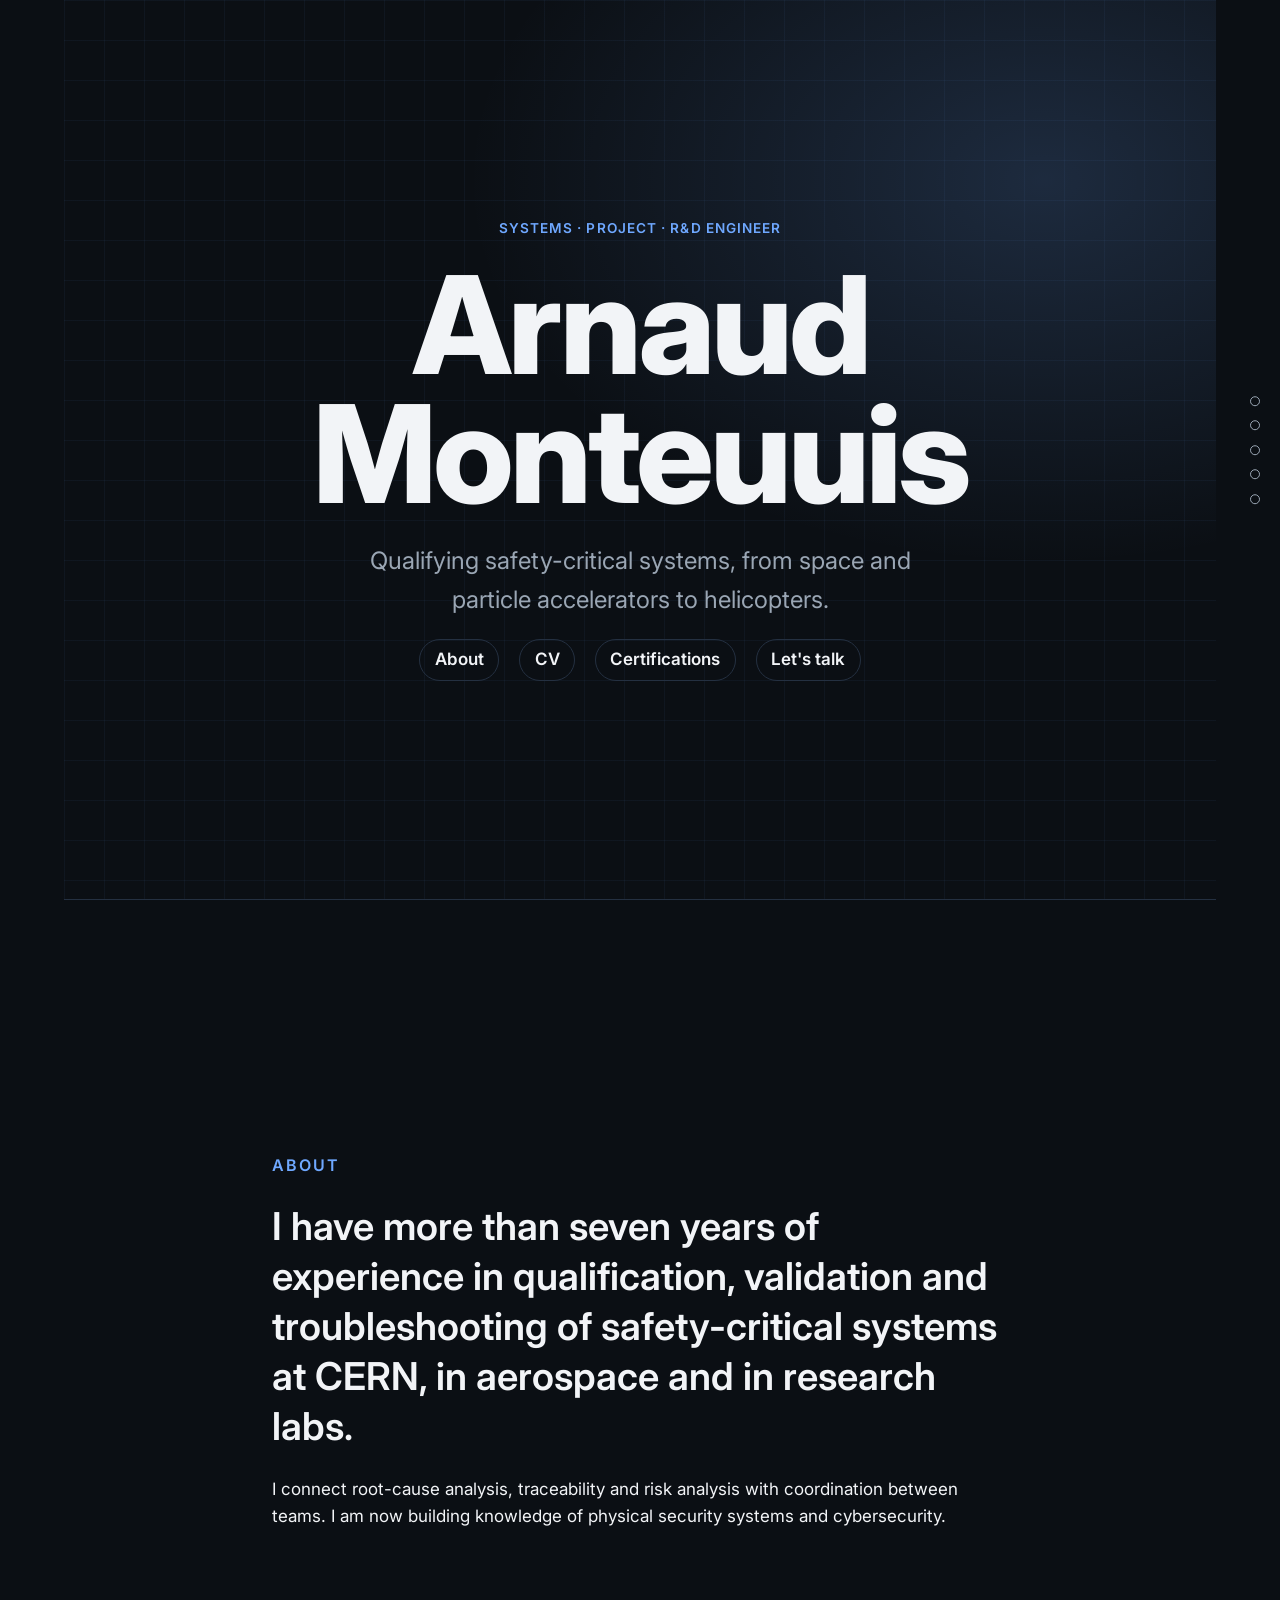
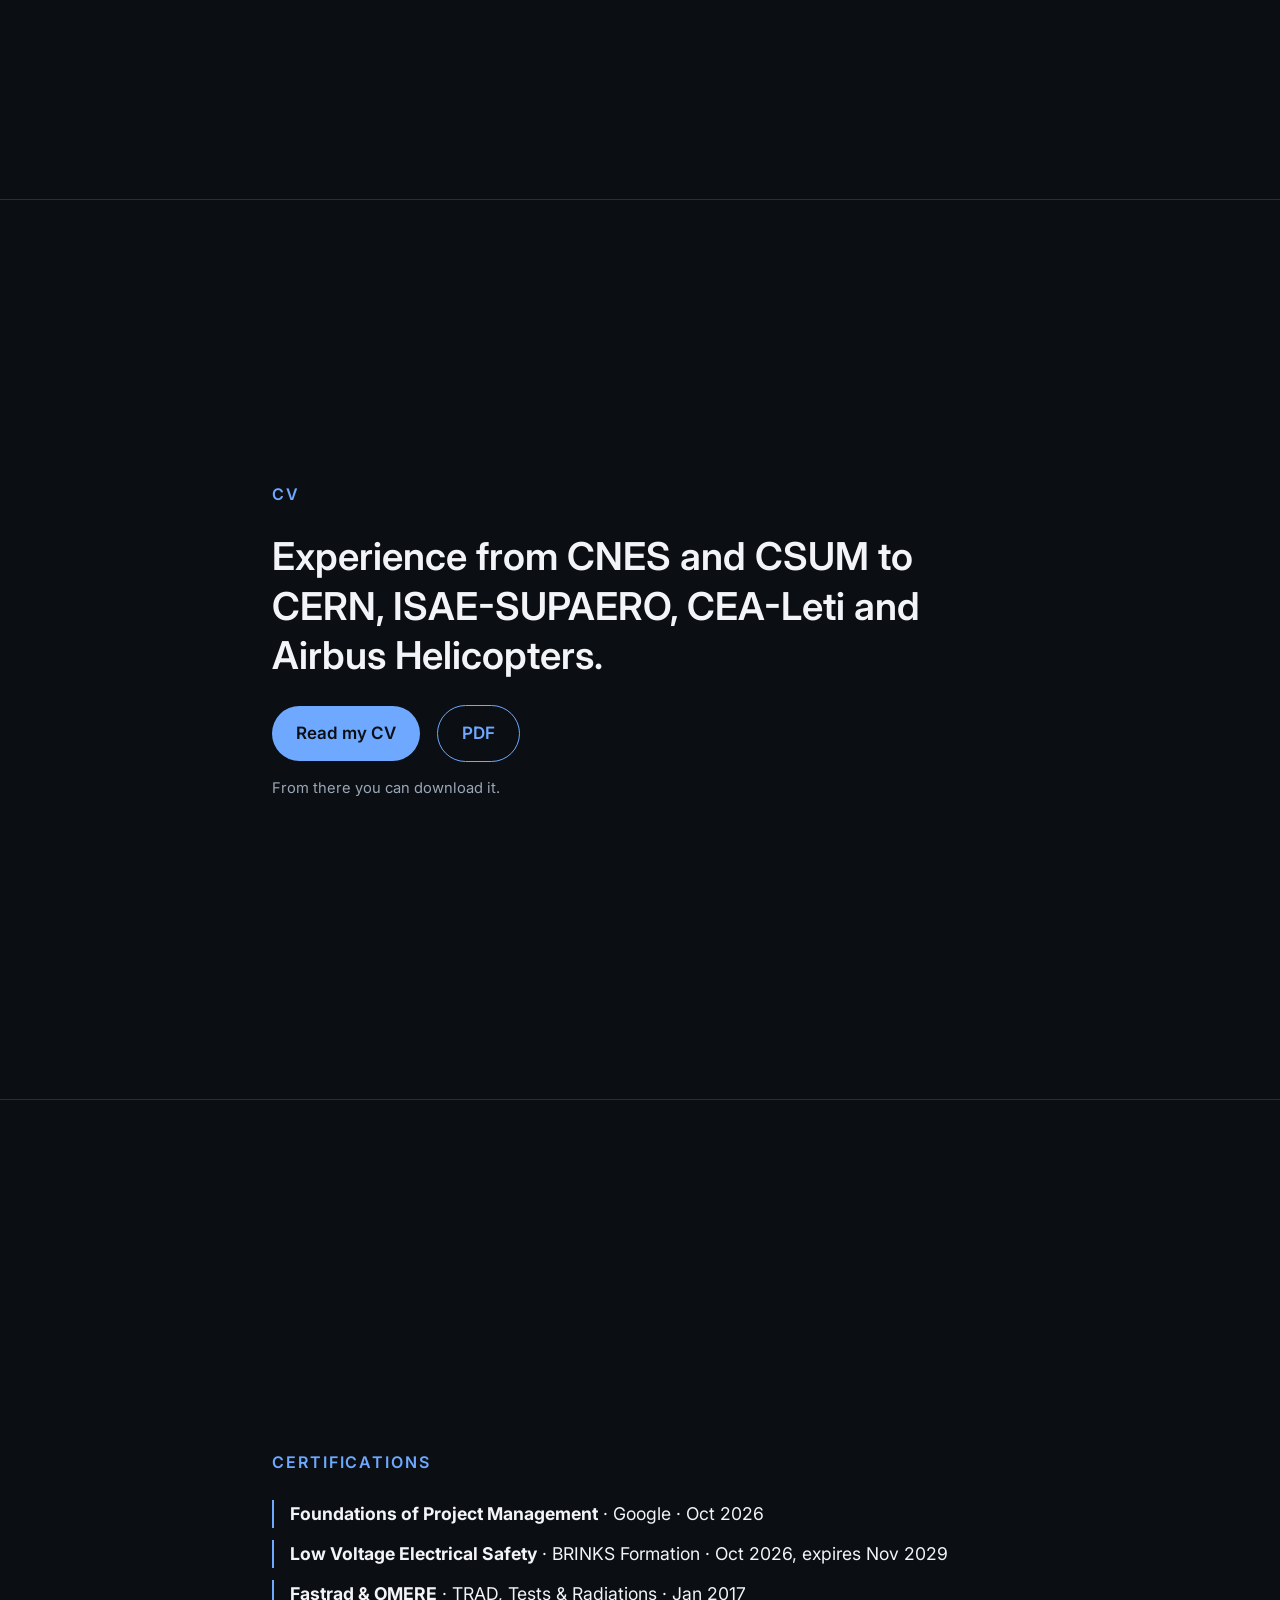
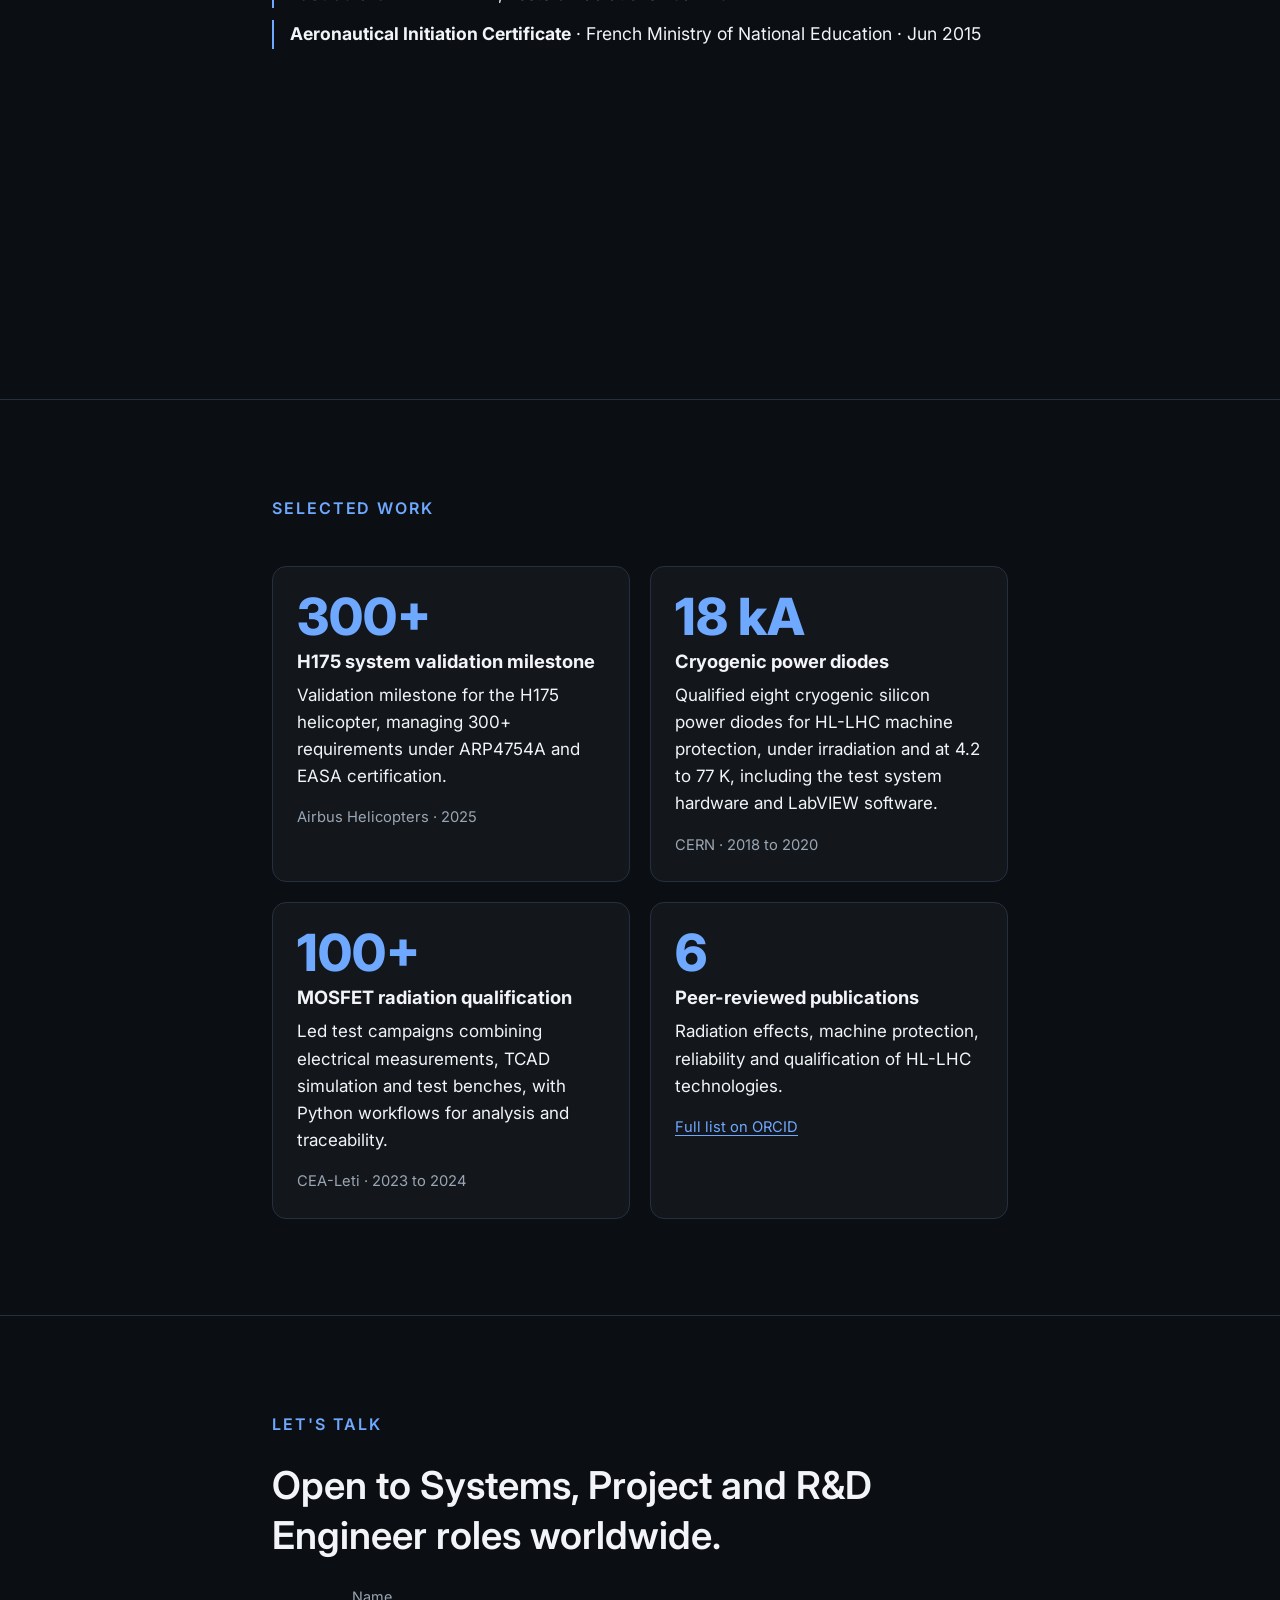
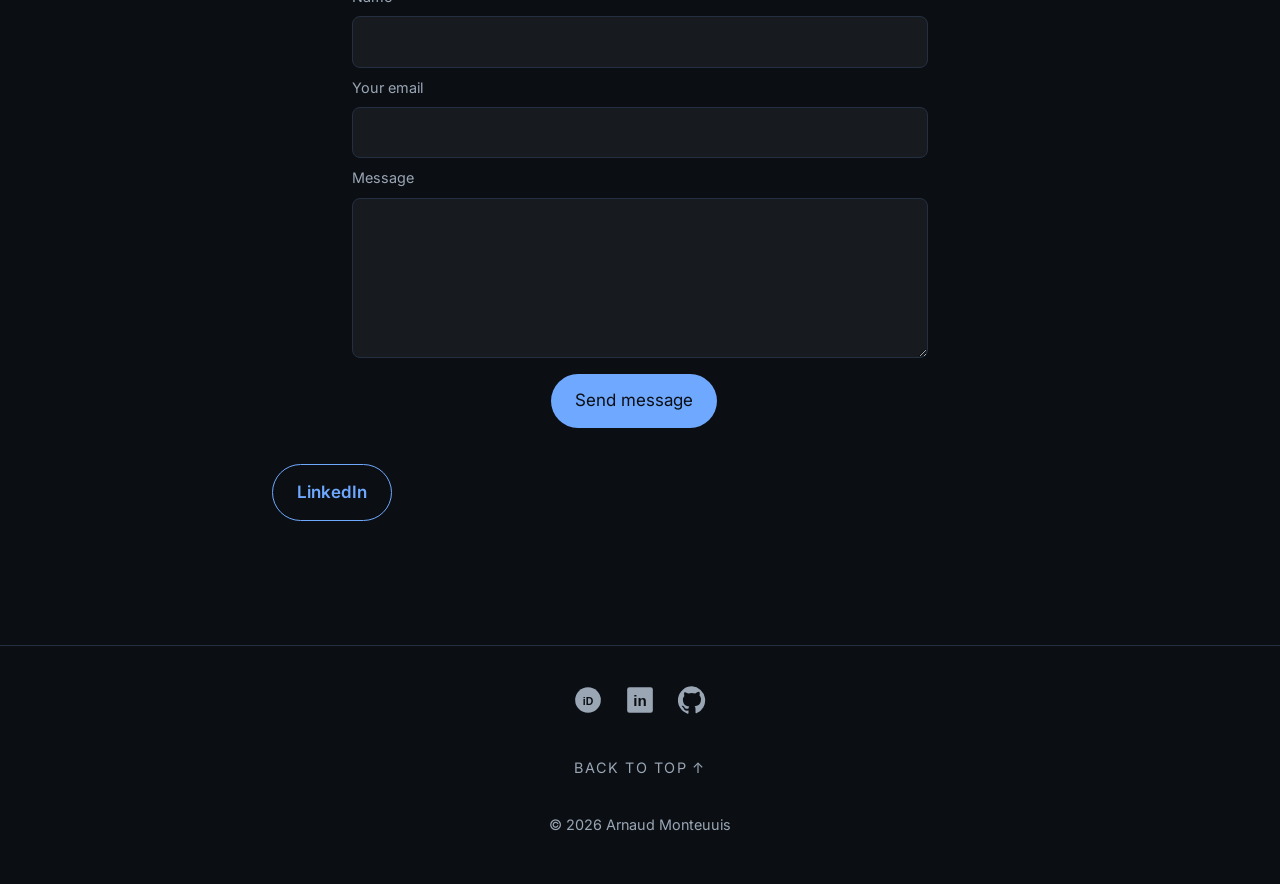
<file: index.html>
<!DOCTYPE html>
<html lang="en">
<head>
  <meta charset="UTF-8">
  <meta name="viewport" content="width=device-width, initial-scale=1">
  <title>Arnaud Monteuuis - Systems Engineer</title>
  <meta name="description" content="Arnaud Monteuuis, systems and electronics engineer: qualification, validation and radiation effects for safety-critical systems. CERN, Airbus Helicopters, CEA-Leti.">
  <link rel="preconnect" href="https://fonts.googleapis.com">
  <link rel="preconnect" href="https://fonts.gstatic.com" crossorigin>
  <link href="https://fonts.googleapis.com/css2?family=Inter:wght@400;600;800&display=swap" rel="stylesheet">
  <link rel="stylesheet" href="style.css">
</head>
<body>
  <a class="skip" href="#about">Skip to content</a>

  <nav class="dots" aria-label="Sections">
    <a href="#top" aria-label="Top"></a>
    <a href="#about" aria-label="About"></a>
    <a href="#cv" aria-label="CV"></a>
    <a href="#work" aria-label="Selected work"></a>
    <a href="#contact" aria-label="Contact"></a>
  </nav>

  <header id="top" class="screen hero">
    <p class="kicker reveal">Systems &middot; Project &middot; R&amp;D Engineer</p>
    <h1 class="reveal">Arnaud<br>Monteuuis</h1>
    <p class="lede reveal">Qualifying safety-critical systems, from space and particle accelerators to helicopters.</p>
    <nav class="section-nav reveal" aria-label="Page sections">
      <a href="#about">About</a>
      <a href="cv.html" data-cv-open>CV</a>
      <a href="#certifications">Certifications</a>
      <a href="#contact">Let's talk</a>
    </nav>
  </header>

  <main>
    <section id="about" class="screen">
      <div class="inner">
        <h2 class="reveal">About</h2>
        <p class="big reveal">I have more than seven years of experience in qualification, validation and troubleshooting of safety-critical systems at CERN, in aerospace and in research labs.</p>
        <p class="reveal">I connect root-cause analysis, traceability and risk analysis with coordination between teams. I am now building knowledge of physical security systems and cybersecurity.</p>
      </div>
    </section>

    <section id="cv" class="screen">
      <div class="inner">
        <h2 class="reveal">CV</h2>
        <p class="big reveal">Experience from CNES and CSUM to CERN, ISAE-SUPAERO, CEA-Leti and Airbus Helicopters.</p>
        <p class="reveal"><a class="cta" href="cv.html" data-cv-open>Read my CV</a> <a class="cta ghost" href="cv-pdf.html" target="_blank" rel="noopener">PDF</a><br><span class="meta">From there you can download it.</span></p>
      </div>
    </section>

    <section id="certifications" class="screen">
      <div class="inner">
        <h2 class="reveal">Certifications</h2>
        <ul class="certs reveal">
          <li><strong>Foundations of Project Management</strong> · Google · Oct 2026</li>
          <li><strong>Low Voltage Electrical Safety</strong> · BRINKS Formation · Oct 2026, expires Nov 2029</li>
          <li><strong>Fastrad &amp; OMERE</strong> · TRAD, Tests &amp; Radiations · Jan 2017</li>
          <li><strong>Aeronautical Initiation Certificate</strong> · French Ministry of National Education · Jun 2015</li>
        </ul>
      </div>
    </section>

    <section id="work" class="screen">
      <div class="inner">
        <h2 class="reveal">Selected work</h2>
        <article class="card reveal">
          <p class="stat">300+</p>
          <h3>H175 system validation milestone</h3>
          <p>Validation milestone for the H175 helicopter, managing 300+ requirements under ARP4754A and EASA certification.</p>
          <p class="meta">Airbus Helicopters &middot; 2025</p>
        </article>
        <article class="card reveal">
          <p class="stat">18 kA</p>
          <h3>Cryogenic power diodes</h3>
          <p>Qualified eight cryogenic silicon power diodes for HL-LHC machine protection, under irradiation and at 4.2 to 77 K, including the test system hardware and LabVIEW software.</p>
          <p class="meta">CERN &middot; 2018 to 2020</p>
        </article>
        <article class="card reveal">
          <p class="stat">100+</p>
          <h3>MOSFET radiation qualification</h3>
          <p>Led test campaigns combining electrical measurements, TCAD simulation and test benches, with Python workflows for analysis and traceability.</p>
          <p class="meta">CEA-Leti &middot; 2023 to 2024</p>
        </article>
        <article class="card reveal">
          <p class="stat">6</p>
          <h3>Peer-reviewed publications</h3>
          <p>Radiation effects, machine protection, reliability and qualification of HL-LHC technologies.</p>
          <p class="meta"><a href="https://orcid.org/0000-0001-5220-6180">Full list on ORCID</a></p>
        </article>
      </div>
    </section>

    <section id="contact" class="screen">
      <div class="inner">
        <h2 class="reveal">Let's talk</h2>
        <p class="big reveal">Open to Systems, Project and R&amp;D Engineer roles worldwide.</p>
        <form class="contact-form reveal" action="https://formspree.io/f/YOUR_FORM_ID" method="POST">
          <label for="cf-name">Name</label>
          <input id="cf-name" name="name" type="text" autocomplete="name" required>
          <label for="cf-email">Your email</label>
          <input id="cf-email" name="email" type="email" autocomplete="email" required>
          <label for="cf-message">Message</label>
          <textarea id="cf-message" name="message" rows="5" required></textarea>
          <input type="text" name="_gotcha" tabindex="-1" autocomplete="off" class="hp" aria-hidden="true">
          <button class="cta" type="submit">Send message</button>
        </form>
        <p class="reveal actions">
          <a class="cta ghost" href="https://www.linkedin.com/in/arnaudmonteuuis/" target="_blank" rel="noopener">LinkedIn</a>
        </p>
      </div>
    </section>
  </main>

  <nav class="social" aria-label="Profiles">
    <a href="https://orcid.org/0000-0001-5220-6180" aria-label="ORCID profile" title="ORCID">
      <svg viewBox="0 0 24 24" role="img" aria-hidden="true"><circle cx="12" cy="12" r="11" fill="currentColor"/><text x="12" y="16" text-anchor="middle" font-size="9" font-weight="700" font-family="Arial, sans-serif" fill="#0b0f14">iD</text></svg>
    </a>
    <a href="https://www.linkedin.com/in/arnaudmonteuuis/" aria-label="LinkedIn profile" title="LinkedIn">
      <svg viewBox="0 0 24 24" role="img" aria-hidden="true"><rect x="1" y="1" width="22" height="22" rx="2" fill="currentColor"/><text x="12" y="17" text-anchor="middle" font-size="13" font-weight="700" font-family="Arial, sans-serif" fill="#0b0f14">in</text></svg>
    </a>
    <a href="https://github.com/arnaudmonteuuis" aria-label="GitHub profile" title="GitHub">
      <svg viewBox="0 0 24 24" role="img" aria-hidden="true"><path fill="currentColor" d="M12 .3a12 12 0 0 0-3.8 23.4c.6.1.8-.3.8-.6v-2c-3.3.7-4-1.6-4-1.6-.6-1.4-1.4-1.8-1.4-1.8-1-.7.1-.7.1-.7 1.2.1 1.8 1.2 1.8 1.2 1 1.8 2.8 1.3 3.5 1 .1-.8.4-1.3.7-1.6-2.7-.3-5.5-1.3-5.5-6 0-1.2.5-2.3 1.3-3.1-.2-.4-.6-1.6 0-3.2 0 0 1-.3 3.3 1.2a11.5 11.5 0 0 1 6 0C17.3 4.7 18.3 5 18.3 5c.6 1.6.2 2.8.1 3.2.8.8 1.3 1.9 1.3 3.1 0 4.7-2.8 5.7-5.5 6 .4.4.8 1.1.8 2.2v3.3c0 .3.2.7.8.6A12 12 0 0 0 12 .3"/></svg>
    </a>
  </nav>
  <p class="back-top"><a href="#top">Back to top</a></p>

  <footer>
    <p>&copy; 2026 Arnaud Monteuuis</p>
  </footer>

  <script>
    // Reveal elements as they scroll into view. Without JS or with reduced motion, everything stays visible.
    (function () {
      var items = document.querySelectorAll('.reveal');
      if (!('IntersectionObserver' in window) || window.matchMedia('(prefers-reduced-motion: reduce)').matches) {
        items.forEach(function (el) { el.classList.add('in'); });
        return;
      }
      document.documentElement.classList.add('js');
      var io = new IntersectionObserver(function (entries) {
        entries.forEach(function (e) {
          if (e.isIntersecting) { e.target.classList.add('in'); io.unobserve(e.target); }
        });
      }, { threshold: 0.2 });
      items.forEach(function (el) { io.observe(el); });
    })();
  </script>
  <div class="cv-modal" id="cv-modal" role="dialog" aria-modal="true" aria-labelledby="cv-modal-title" hidden>
    <div class="cv-modal-bar">
      <h2 id="cv-modal-title">Curriculum vitae</h2>
      <div class="cv-modal-actions">
        <a class="cta" href="cv-pdf.html" target="_blank" rel="noopener">PDF</a>
        <button type="button" class="cv-modal-close" aria-label="Close">&times;</button>
      </div>
    </div>
    <iframe class="cv-modal-frame" src="cv.html" title="Arnaud Monteuuis CV"></iframe>
  </div>

  <script>
    (function () {
      var modal = document.getElementById('cv-modal');
      var frame = modal.querySelector('iframe');
      var closeBtn = modal.querySelector('.cv-modal-close');
      var lastFocus = null;

      function open(e) {
        if (e) e.preventDefault();
        lastFocus = document.activeElement;
        modal.hidden = false;
        document.body.classList.add('cv-open');
        closeBtn.focus();
      }
      function close() {
        modal.hidden = true;
        document.body.classList.remove('cv-open');
        if (lastFocus) lastFocus.focus();
      }
      document.querySelectorAll('[data-cv-open]').forEach(function (a) { a.addEventListener('click', open); });
      closeBtn.addEventListener('click', close);
      modal.addEventListener('click', function (e) { if (e.target === modal) close(); });
      document.addEventListener('keydown', function (e) { if (e.key === 'Escape' && !modal.hidden) close(); });
    })();
  </script>
</body>
</html>
</file>
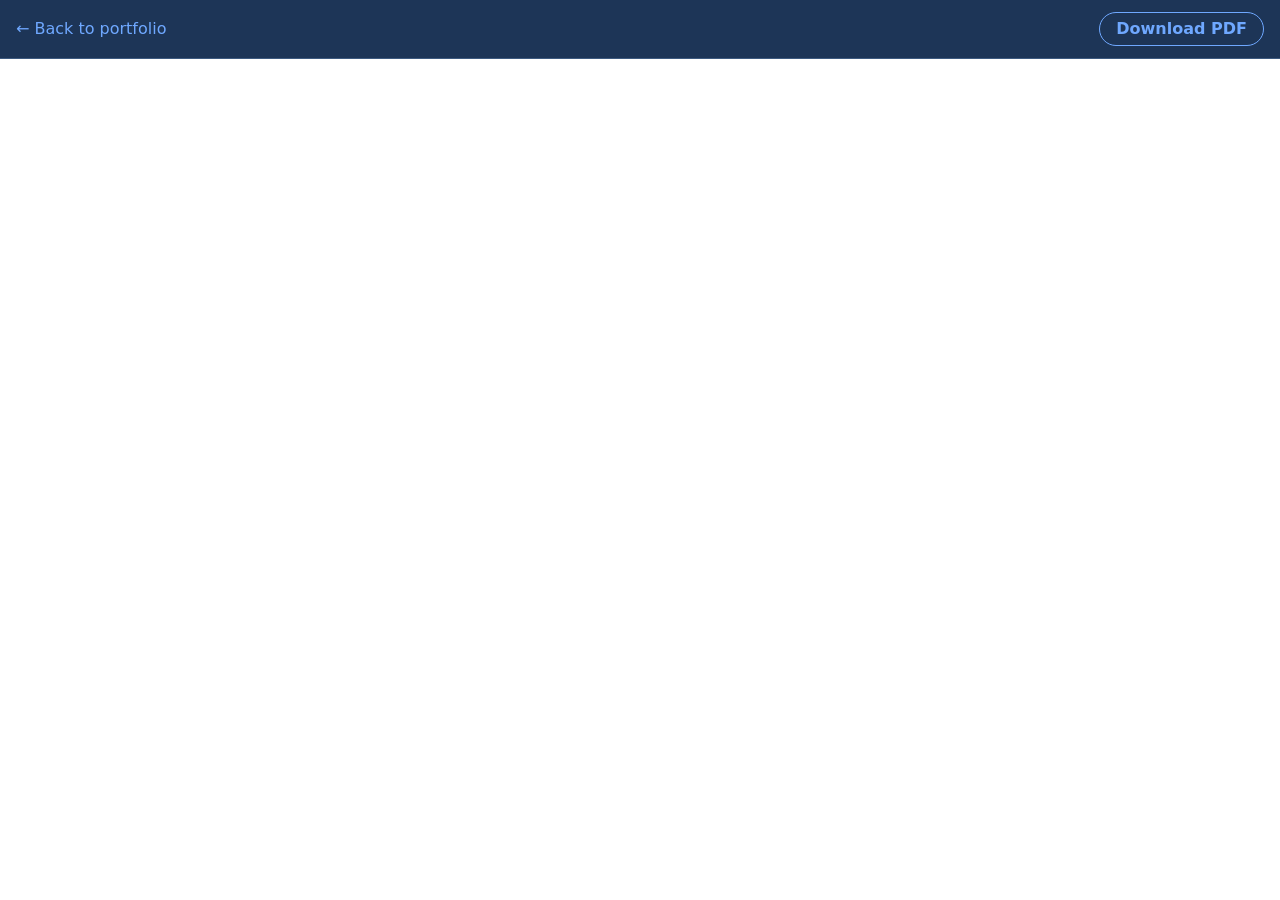
<file: cv-pdf.html>
<!DOCTYPE html>
<html lang="en">
<head>
  <meta charset="UTF-8">
  <meta name="viewport" content="width=device-width, initial-scale=1">
  <title>Arnaud Monteuuis - CV</title>
  <meta name="description" content="PDF version of the CV of Arnaud Monteuuis, with a download option.">
  <style>
    :root { color-scheme: dark; }
    html, body { height: 100%; margin: 0; background: #1d3557; color: #f2f4f7; font-family: system-ui, -apple-system, "Segoe UI", sans-serif; }
    body { display: flex; flex-direction: column; }
    .bar { display: flex; justify-content: space-between; align-items: center; gap: 1rem; padding: 0.75rem 1rem; border-bottom: 1px solid #3d5a80; }
    .bar a { color: #6fa8ff; text-decoration: none; }
    .bar a:hover { text-decoration: underline; }
    .download { border: 1px solid #6fa8ff; border-radius: 999px; padding: 0.4rem 1rem; font-weight: 600; }
    iframe { flex: 1; width: 100%; border: 0; background: #ffffff; }
  </style>
</head>
<body>
  <div class="bar">
    <a href="index.html">&larr; Back to portfolio</a>
    <a class="download" href="assets/pdf/arnaud_monteuuis_cv.pdf" download>Download PDF</a>
  </div>
  <iframe src="assets/pdf/arnaud_monteuuis_cv.pdf#view=FitH" title="Arnaud Monteuuis CV (PDF)"></iframe>
</body>
</html>
</file>
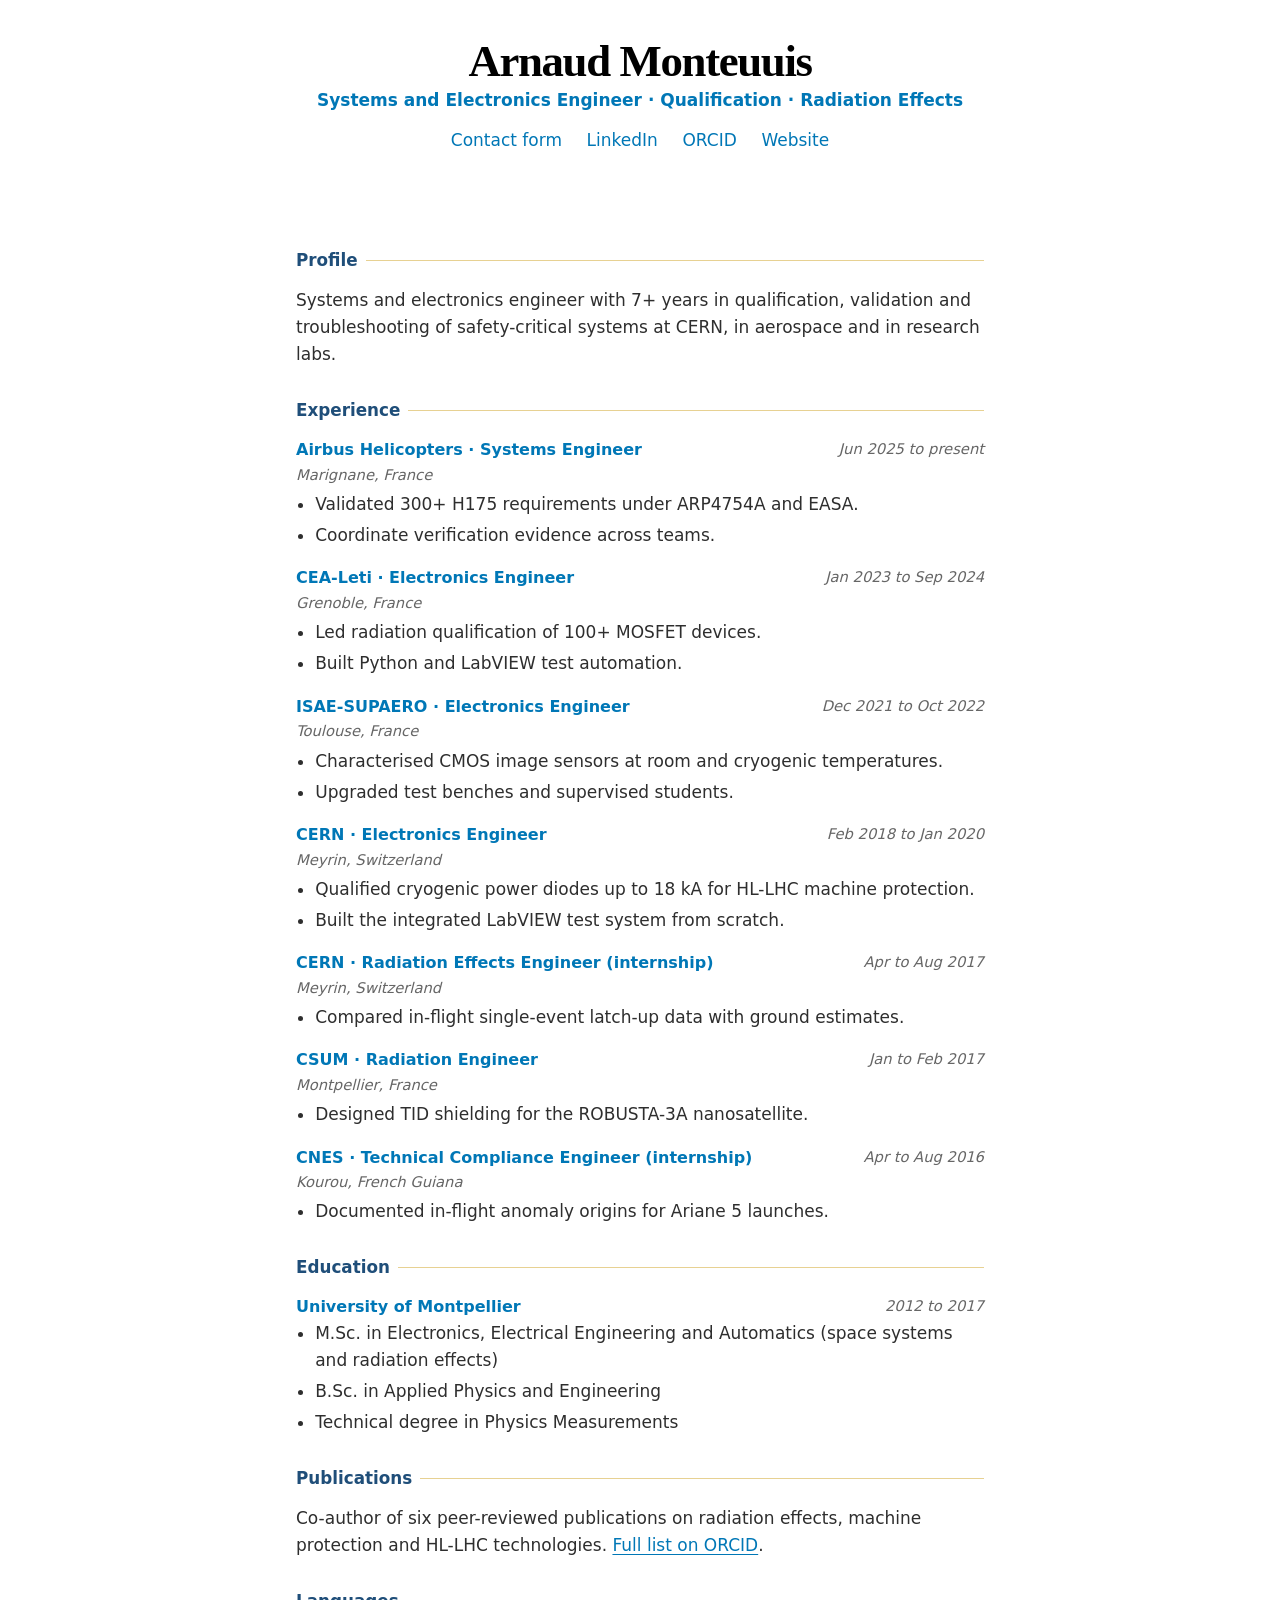
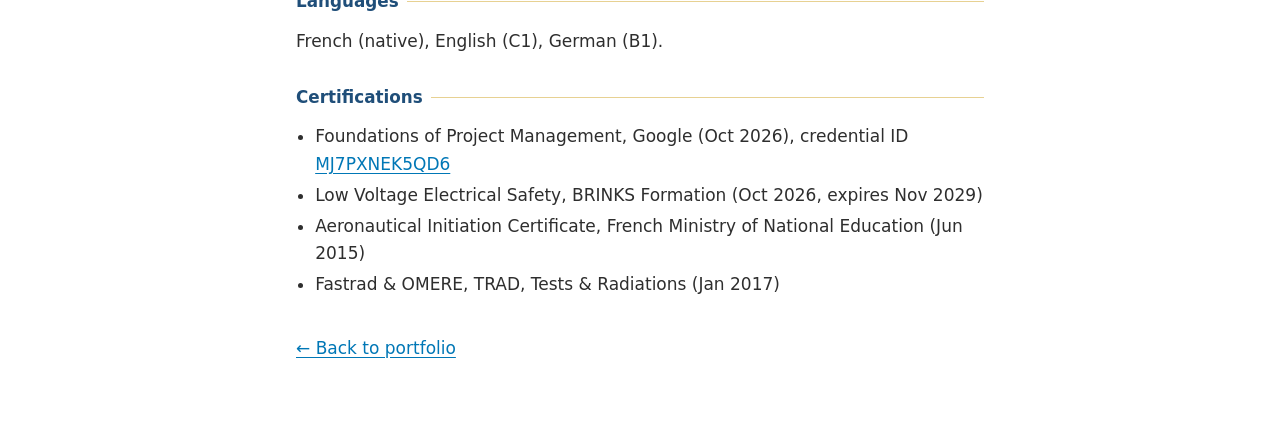
<file: cv.html>
<!DOCTYPE html>
<html lang="en">
<head>
  <meta charset="UTF-8">
  <meta name="viewport" content="width=device-width, initial-scale=1">
  <title>CV - Arnaud Monteuuis</title>
  <meta name="description" content="CV of Arnaud Monteuuis, systems and electronics engineer: qualification, validation and radiation effects for safety-critical systems.">
  <link rel="stylesheet" href="style.css">
  <style>
    /* CV page: light document layout matching the LaTeX CV */
    .cv { background: #ffffff; color: #666666; }
    .cv main { max-width: 46rem; margin: 0 auto; padding: 1.5rem 1.5rem 3rem; }
    .cv header.cv-head { padding: 2.5rem 1.5rem 1.5rem; max-width: 46rem; margin: 0 auto; border-bottom: 0; text-align: center; }
    .cv h1 { font-family: "Source Serif 4", Georgia, "Times New Roman", serif; font-size: clamp(2rem, 6vw, 2.8rem); color: #000000; margin: 0 0 0.3rem; }
    .cv .role { color: #0077B6; font-weight: 600; margin: 0 0 0.8rem; }
    .cv .contact a { margin: 0 0.6rem; color: #0077B6; text-decoration: none; white-space: nowrap; }
    .cv .contact a:hover { text-decoration: underline; }
    .cv .download { display: inline-block; margin-top: 0.8rem; color: #0077B6; font-weight: 600; text-decoration: none; }
    .cv h2 { display: flex; align-items: center; gap: 0.5rem; font-size: 1.05rem; font-weight: 700; color: #1F4E79; text-transform: none; letter-spacing: 0; margin: 1.8rem 0 0.8rem; }
    .cv h2::after { content: ""; flex: 1; height: 1px; background: #E7D192; }
    .cv a { color: #0077B6; }
    .cv .job { margin-bottom: 1rem; }
    .cv .job-head { display: flex; flex-wrap: wrap; justify-content: space-between; gap: 0.2rem 1rem; }
    .cv .job h3 { font-size: 1rem; color: #0077B6; margin: 0; font-weight: 700; }
    .cv .job h3 a { color: #0077B6; text-decoration: none; }
    .cv .job h3 a:hover { text-decoration: underline; }
    .cv .date { color: #666666; font-size: 0.92rem; font-style: italic; }
    .cv .place { color: #666666; font-size: 0.92rem; font-style: italic; margin: 0 0 0.3rem; }
    .cv ul { margin: 0; padding-left: 1.2rem; color: #2E2E2E; }
    .cv li { margin-bottom: 0.25rem; }
    .cv p { color: #2E2E2E; }
    .cv .back { display: inline-block; margin-top: 2rem; }
    @page { size: A4; margin: 0; }
    @media print {
      .cv { background: #ffffff; }
      .cv header.cv-head { padding: 1.5cm 1.8cm 0.8cm; max-width: none; }
      .cv main { max-width: none; padding: 0.5cm 1.8cm 1.5cm; }
      .cv .download, .cv .back { display: none; }
      .cv h2 { break-after: avoid; }
      .cv .job { break-inside: avoid; }
    }
  </style>
</head>
<body class="cv">
  <header class="cv-head">
    <h1>Arnaud Monteuuis</h1>
    <p class="role">Systems and Electronics Engineer · Qualification · Radiation Effects</p>
    <p class="contact">
      <a target="_blank" rel="noopener" href="https://arnaudmonteuuis.github.io/#contact">Contact form</a>
      <a target="_blank" rel="noopener" href="https://www.linkedin.com/in/arnaudmonteuuis/">LinkedIn</a>
      <a target="_blank" rel="noopener" href="https://orcid.org/0000-0001-5220-6180">ORCID</a>
      <a target="_blank" rel="noopener" href="https://arnaudmonteuuis.github.io/">Website</a>
    </p>
  </header>

  <main>
    <h2>Profile</h2>
    <p>Systems and electronics engineer with 7+ years in qualification, validation and troubleshooting of safety-critical systems at CERN, in aerospace and in research labs.</p>

    <h2>Experience</h2>

    <article class="job">
      <div class="job-head">
        <h3><a target="_blank" rel="noopener" href="https://www.airbus.com/en/products-services/helicopters">Airbus Helicopters</a> · Systems Engineer</h3>
        <span class="date">Jun 2025 to present</span>
      </div>
      <p class="place">Marignane, France</p>
      <ul>
        <li>Validated 300+ H175 requirements under ARP4754A and EASA.</li>
        <li>Coordinate verification evidence across teams.</li>
      </ul>
    </article>

    <article class="job">
      <div class="job-head">
        <h3><a target="_blank" rel="noopener" href="https://www.leti-cea.com/cea-tech/leti/english">CEA-Leti</a> · Electronics Engineer</h3>
        <span class="date">Jan 2023 to Sep 2024</span>
      </div>
      <p class="place">Grenoble, France</p>
      <ul>
        <li>Led radiation qualification of 100+ MOSFET devices.</li>
        <li>Built Python and LabVIEW test automation.</li>
      </ul>
    </article>

    <article class="job">
      <div class="job-head">
        <h3><a target="_blank" rel="noopener" href="https://www.isae-supaero.fr/en/">ISAE-SUPAERO</a> · Electronics Engineer</h3>
        <span class="date">Dec 2021 to Oct 2022</span>
      </div>
      <p class="place">Toulouse, France</p>
      <ul>
        <li>Characterised CMOS image sensors at room and cryogenic temperatures.</li>
        <li>Upgraded test benches and supervised students.</li>
      </ul>
    </article>

    <article class="job">
      <div class="job-head">
        <h3><a target="_blank" rel="noopener" href="https://home.cern/">CERN</a> · Electronics Engineer</h3>
        <span class="date">Feb 2018 to Jan 2020</span>
      </div>
      <p class="place">Meyrin, Switzerland</p>
      <ul>
        <li>Qualified cryogenic power diodes up to 18 kA for HL-LHC machine protection.</li>
        <li>Built the integrated LabVIEW test system from scratch.</li>
      </ul>
    </article>

    <article class="job">
      <div class="job-head">
        <h3><a target="_blank" rel="noopener" href="https://home.cern/">CERN</a> · Radiation Effects Engineer (internship)</h3>
        <span class="date">Apr to Aug 2017</span>
      </div>
      <p class="place">Meyrin, Switzerland</p>
      <ul>
        <li>Compared in-flight single-event latch-up data with ground estimates.</li>
      </ul>
    </article>

    <article class="job">
      <div class="job-head">
        <h3><a target="_blank" rel="noopener" href="https://csum.umontpellier.fr/">CSUM</a> · Radiation Engineer</h3>
        <span class="date">Jan to Feb 2017</span>
      </div>
      <p class="place">Montpellier, France</p>
      <ul>
        <li>Designed TID shielding for the ROBUSTA-3A nanosatellite.</li>
      </ul>
    </article>

    <article class="job">
      <div class="job-head">
        <h3><a target="_blank" rel="noopener" href="https://centrespatialguyanais.cnes.fr/en">CNES</a> · Technical Compliance Engineer (internship)</h3>
        <span class="date">Apr to Aug 2016</span>
      </div>
      <p class="place">Kourou, French Guiana</p>
      <ul>
        <li>Documented in-flight anomaly origins for Ariane 5 launches.</li>
      </ul>
    </article>

    <h2>Education</h2>
    <article class="job">
      <div class="job-head">
        <h3><a target="_blank" rel="noopener" href="https://maps.app.goo.gl/gWB5RzjarueJXoSy9">University of Montpellier</a></h3>
        <span class="date">2012 to 2017</span>
      </div>
      <ul>
        <li>M.Sc. in Electronics, Electrical Engineering and Automatics (space systems and radiation effects)</li>
        <li>B.Sc. in Applied Physics and Engineering</li>
        <li>Technical degree in Physics Measurements</li>
      </ul>
    </article>

    <h2>Publications</h2>
    <p>Co-author of six peer-reviewed publications on radiation effects, machine protection and HL-LHC technologies. <a target="_blank" rel="noopener" href="https://orcid.org/0000-0001-5220-6180">Full list on ORCID</a>.</p>

    <h2>Languages</h2>
    <p>French (native), English (C1), German (B1).</p>

    <h2>Certifications</h2>
    <ul>
      <li>Foundations of Project Management, Google (Oct 2026), credential ID <a target="_blank" rel="noopener" href="https://www.coursera.org/account/accomplishments/verify/MJ7PXNEK5QD6">MJ7PXNEK5QD6</a></li>
      <li>Low Voltage Electrical Safety, BRINKS Formation (Oct 2026, expires Nov 2029)</li>
      <li>Aeronautical Initiation Certificate, French Ministry of National Education (Jun 2015)</li>
      <li>Fastrad &amp; OMERE, TRAD, Tests &amp; Radiations (Jan 2017)</li>
    </ul>

    <p><a class="back" href="index.html">← Back to portfolio</a></p>
  </main>
</body>
</html>
</file>
<file: style.css>
/* Immersive draft: full-screen sections, large type, dark theme */
:root {
  --bg: #0b0f14;
  --ink: #f2f4f7;
  --muted: #9aa6b4;
  --line: #243041;
  --accent: #6fa8ff;
  --accent-dark: #4a86e0;
  --font: "Inter", system-ui, -apple-system, "Segoe UI", sans-serif;
}

*, *::before, *::after { box-sizing: border-box; }
html { scroll-behavior: smooth; scroll-snap-type: y proximity; }

body {
  margin: 0;
  background: var(--bg);
  color: var(--ink);
  font-family: var(--font);
  font-size: 1.0625rem;
  line-height: 1.6;
}

a { color: var(--accent); text-underline-offset: 0.2em; }
a:hover { color: #a9c9ff; }
a:focus-visible { outline: 3px solid var(--accent); outline-offset: 4px; border-radius: 2px; }

.skip { position: absolute; left: -999px; top: 0.5rem; background: var(--ink); color: var(--bg); padding: 0.5rem 1rem; z-index: 10; }
.skip:focus { left: 0.5rem; }

/* Fixed side dots for navigation */
.dots {
  position: fixed;
  right: 1.25rem;
  top: 50%;
  transform: translateY(-50%);
  display: flex;
  flex-direction: column;
  gap: 0.9rem;
  z-index: 5;
}
.dots a {
  width: 10px; height: 10px; border-radius: 50%;
  border: 1px solid var(--muted);
  display: block;
}
.dots a:hover, .dots a:focus-visible { background: var(--accent); border-color: var(--accent); }

/* Full-height sections */
.screen {
  min-height: 100vh;
  min-height: 100svh;
  display: flex;
  align-items: center;
  scroll-snap-align: start;
  padding: 6rem 1.5rem;
  border-bottom: 1px solid var(--line);
}
.inner { width: 100%; max-width: 46rem; margin: 0 auto; }

/* Hero */
.hero {
  flex-direction: column;
  justify-content: center;
  align-items: center;
  text-align: center;
  background:
    radial-gradient(60rem 40rem at 85% 20%, rgba(111, 168, 255, 0.18), transparent 60%),
    linear-gradient(rgba(111, 168, 255, 0.05) 1px, transparent 1px) 0 0 / 40px 40px,
    linear-gradient(90deg, rgba(111, 168, 255, 0.05) 1px, transparent 1px) 0 0 / 40px 40px,
    var(--bg);
  max-width: 72rem;
  margin: 0 auto;
  border-bottom: 1px solid var(--line);
}
.kicker { color: var(--accent); font-weight: 600; letter-spacing: 0.08em; text-transform: uppercase; font-size: 0.85rem; margin: 0 0 1.25rem; }
h1 {
  font-size: clamp(3.2rem, 11vw, 8.5rem);
  line-height: 0.95;
  letter-spacing: -0.03em;
  font-weight: 800;
  margin: 0 0 1.5rem;
}
.lede { font-size: clamp(1.15rem, 2.2vw, 1.5rem); color: var(--muted); max-width: 34rem; margin: 0; }
.scroll-cue {
  margin-top: 3.5rem;
  color: var(--muted);
  text-decoration: none;
  font-size: 0.9rem;
  letter-spacing: 0.1em;
  text-transform: uppercase;
}
.scroll-cue::after { content: " \2193"; }

h2 {
  font-size: clamp(0.9rem, 1.5vw, 1rem);
  font-weight: 600;
  text-transform: uppercase;
  letter-spacing: 0.12em;
  color: var(--accent);
  margin: 0 0 1.5rem;
}

.big { font-size: clamp(1.5rem, 3.4vw, 2.4rem); line-height: 1.3; font-weight: 600; margin: 0 0 1.5rem; }
p { margin: 0 0 1rem; }

/* Cards for selected work */
#work .inner { display: grid; gap: 1.25rem; grid-template-columns: 1fr; }
@media (min-width: 48rem) {
  #work .inner { grid-template-columns: 1fr 1fr; }
  #work h2 { grid-column: 1 / -1; }
}
.card {
  background: rgba(255, 255, 255, 0.03);
  border: 1px solid var(--line);
  border-radius: 14px;
  padding: 1.5rem;
}
.stat { font-size: clamp(2.2rem, 5vw, 3.2rem); font-weight: 800; color: var(--accent); margin: 0 0 0.5rem; line-height: 1; }
.card h3 { font-size: 1.15rem; margin: 0 0 0.5rem; line-height: 1.3; }
.card p:last-child { margin-bottom: 0; }
.meta { color: var(--muted); font-size: 0.92rem; }

/* Timeline */
.timeline { list-style: none; margin: 0 0 2rem; padding: 0; border-left: 2px solid var(--line); }
.timeline li { padding: 0 0 2rem 1.5rem; position: relative; }
.timeline li::before {
  content: ""; position: absolute; left: -6px; top: 0.45rem;
  width: 10px; height: 10px; border-radius: 50%; background: var(--accent);
}
.timeline h3 { font-size: 1.1rem; margin: 0 0 0.2rem; }
.timeline h3 span { display: block; font-weight: 400; color: var(--muted); font-size: 0.98rem; }
.timeline p { margin: 0.3rem 0 0; }

/* Buttons */
.cta {
  display: inline-block;
  margin: 0 0.75rem 0.75rem 0;
  padding: 0.85rem 1.5rem;
  background: var(--accent);
  color: #0b0f14;
  font-weight: 600;
  text-decoration: none;
  border-radius: 999px;
}
.cta:hover { background: #a9c9ff; color: #0b0f14; }
.cta.ghost { background: transparent; color: var(--accent); border: 1px solid var(--accent); }
.cta.ghost:hover { background: rgba(111, 168, 255, 0.12); color: #a9c9ff; }

footer { padding: 2rem 1.5rem 3rem; color: var(--muted); font-size: 0.9rem; max-width: 72rem; margin: 0 auto; }
footer p { margin: 0; }

/* Scroll reveal (only when JavaScript runs; content stays visible otherwise) */
.js .reveal { opacity: 0; transform: translateY(24px); transition: opacity 0.8s ease, transform 0.8s ease; }
.js .reveal.in { opacity: 1; transform: none; }

@media (max-width: 40rem) {
  .dots { display: none; }
  .screen { padding: 4.5rem 1.25rem; }
}

@media (prefers-reduced-motion: reduce) {
  html { scroll-behavior: auto; }
  .js .reveal { opacity: 1; transform: none; transition: none; }
}

/* Contact links row */
.links { display: flex; flex-wrap: wrap; gap: 0.75rem 1.5rem; margin-top: 1.5rem; }
.links a { color: var(--muted); text-decoration: none; font-weight: 600; letter-spacing: 0.04em; }
.links a:hover { color: var(--accent); }

/* Back to top link (matches the Scroll cue alignment) */
.back-top { max-width: 72rem; margin: 0 auto; padding: 2.5rem 1.5rem 0; }
.back-top a { color: var(--muted); text-decoration: none; font-size: 0.9rem; letter-spacing: 0.1em; text-transform: uppercase; }
.back-top a::after { content: " \2191"; }
.back-top a:hover { color: var(--accent); }

/* Section navigation under the hero */
.section-nav { display: flex; flex-wrap: wrap; gap: 0.5rem 1.25rem; margin-top: 1.25rem; }
.section-nav a { color: var(--ink); text-decoration: none; font-weight: 600; padding: 0.4rem 0.9rem; border: 1px solid var(--line); border-radius: 999px; }
.section-nav a:hover { border-color: var(--accent); color: var(--accent); }

/* Certifications list */
.certs { list-style: none; padding: 0; margin: 0; display: grid; gap: 0.75rem; }
.certs li { border-left: 2px solid var(--accent); padding-left: 1rem; font-size: 1.1rem; }

/* Profile icons in the footer */
.social { display: flex; justify-content: center; gap: 1.5rem; padding: 2.5rem 1.5rem 0; }
.social a { color: var(--muted); width: 28px; height: 28px; display: block; }
.social a:hover { color: var(--accent); }
.social svg { width: 100%; height: 100%; display: block; }

/* Centre the back-to-top link and copyright line */
.back-top { text-align: center; }
footer { text-align: center; }

/* CV panel */
.cv-modal[hidden] { display: none; }
.cv-modal { position: fixed; inset: 0; z-index: 50; background: rgba(5, 8, 12, 0.85); display: flex; flex-direction: column; padding: 1rem; }
.cv-modal-bar { max-width: 56rem; width: 100%; margin: 0 auto 0.75rem; display: flex; justify-content: space-between; align-items: center; gap: 1rem; flex-wrap: wrap; }
.cv-modal-bar h2 { margin: 0; color: var(--ink); font-size: 0.9rem; }
.cv-modal-actions { display: flex; align-items: center; gap: 0.75rem; }
.cv-modal-actions .cta { margin: 0; padding: 0.55rem 1.1rem; }
.cv-modal-close { background: transparent; border: 1px solid var(--line); color: var(--ink); width: 2.4rem; height: 2.4rem; border-radius: 50%; font-size: 1.4rem; line-height: 1; cursor: pointer; }
.cv-modal-close:hover { border-color: var(--accent); color: var(--accent); }
.cv-modal-frame { width: 100%; max-width: 56rem; flex: 1; margin: 0 auto; border: 0; border-radius: 6px; background: #ffffff; }
body.cv-open { overflow: hidden; }
@media (max-width: 40rem) { .cv-modal { padding: 0.5rem; } }

/* Centre the hero content on the page */
.hero .lede { margin: 0 auto; }
.hero .section-nav { justify-content: center; }

/* Contact form */
.contact-form { display: grid; gap: 0.5rem; max-width: 36rem; margin: 0 auto 1.5rem; text-align: left; }
.contact-form label { font-size: 0.9rem; color: var(--muted); }
.contact-form input, .contact-form textarea {
  width: 100%; font: inherit; color: var(--ink);
  background: rgba(255, 255, 255, 0.05); border: 1px solid var(--line); border-radius: 8px; padding: 0.7rem 0.9rem;
}
.contact-form input:focus, .contact-form textarea:focus { outline: 2px solid var(--accent); outline-offset: 1px; }
.contact-form .cta { justify-self: center; margin-top: 0.5rem; border: 0; cursor: pointer; font: inherit; }
.contact-form .hp { position: absolute; left: -9999px; }
</file>
